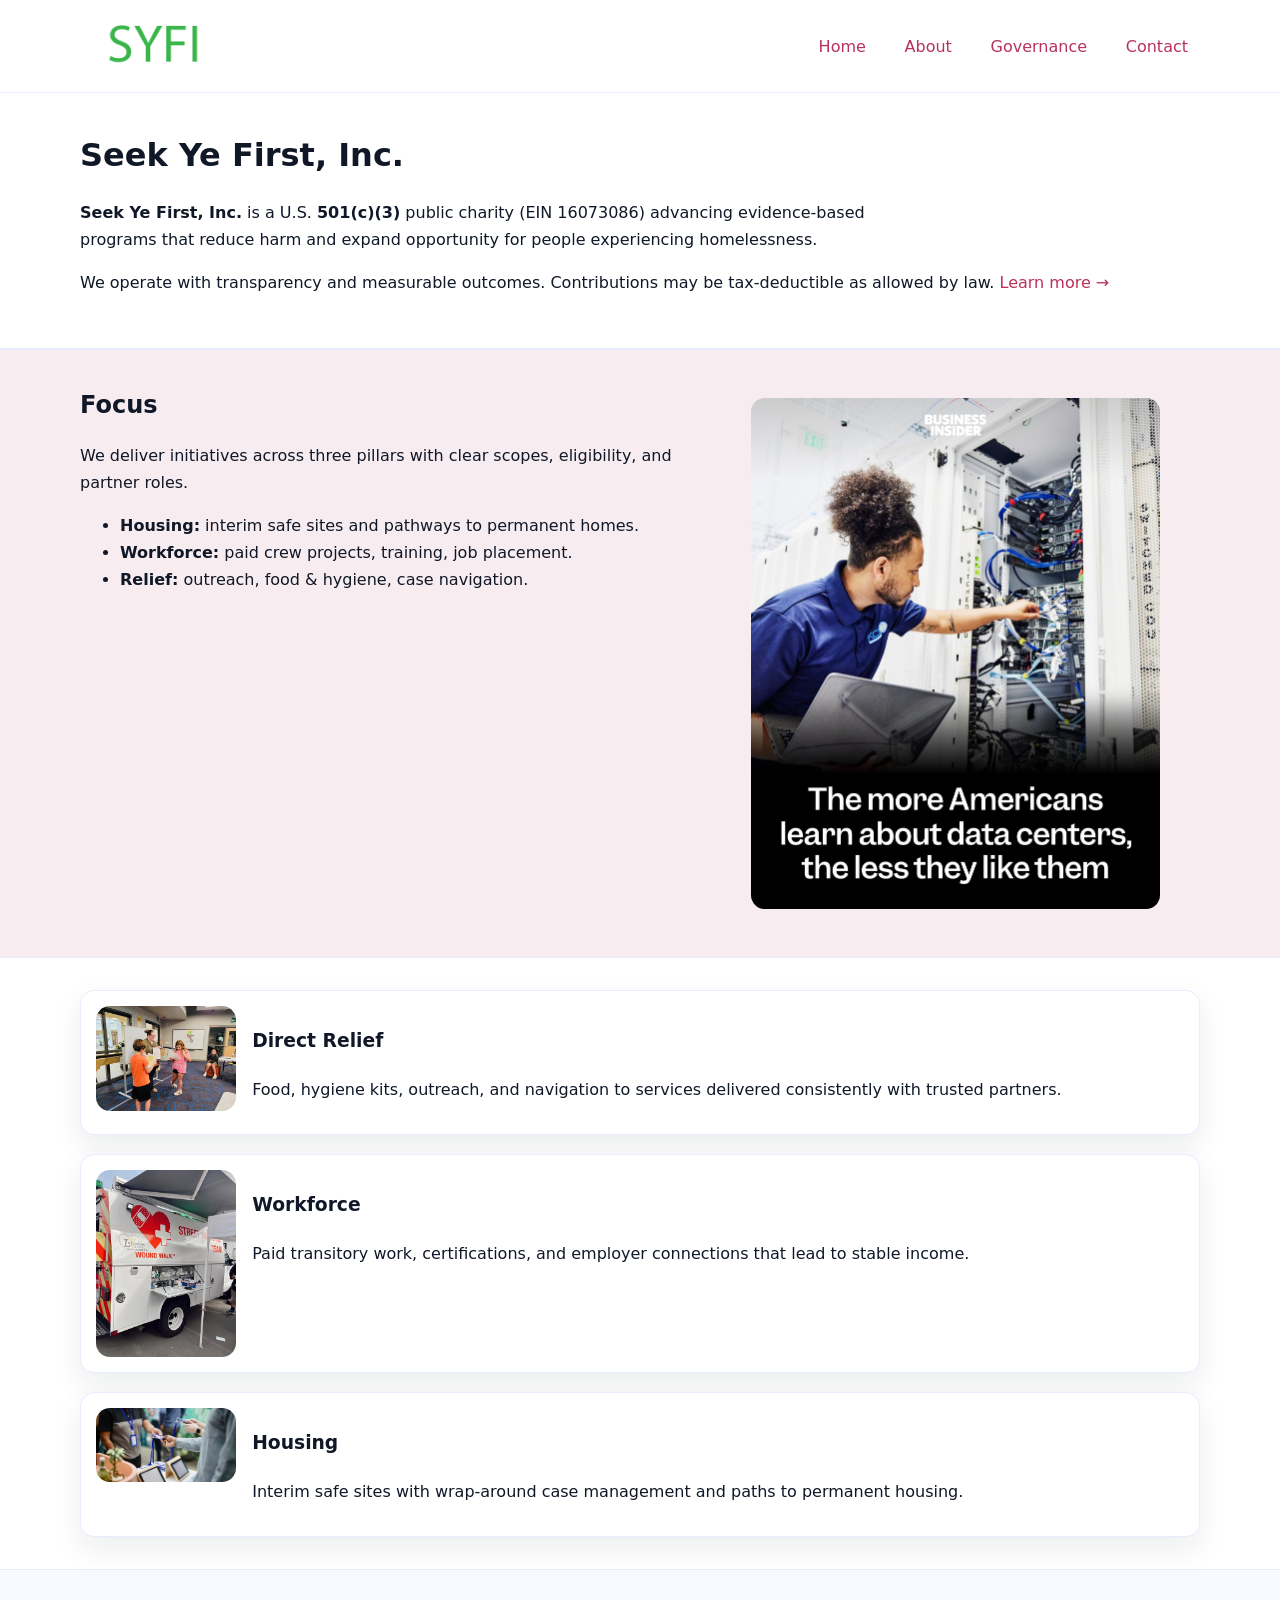
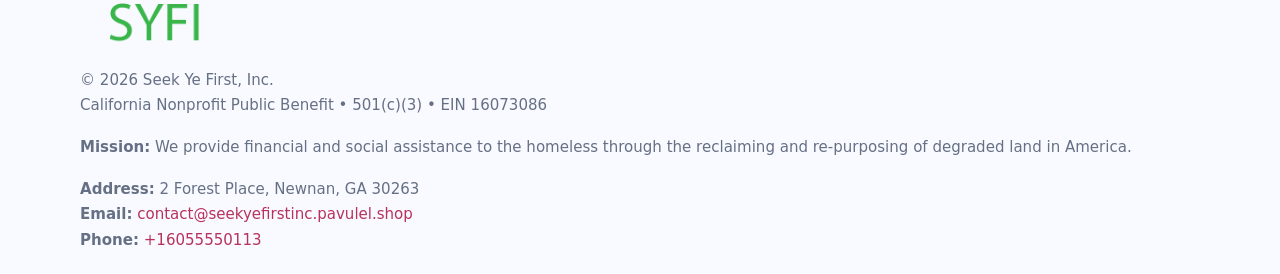
<file: index.html>
<!doctype html>
<html lang="en">
<head>
<meta charset="utf-8"/><meta name="viewport" content="width=device-width,initial-scale=1"/>
<title>Seek Ye First, Inc. – Nonprofit • 2025</title>
<link rel="stylesheet" href="assets/styles.css"/><link rel="icon" href="images/logo.png">
<meta name="data-ein" content="16073086"><meta name="data-name" content="Seek Ye First, Inc.">
<meta name="data-email" content="contact@seekyefirstinc.pavulel.shop"><meta name="data-phone" content="+16055550113">
<meta name="data-address" content="2 Forest Place, Newnan, GA 30263"><meta name="data-map" content="2+Forest+Place,+Newnan,+GA+30263">
  <meta name="description" content="We are a 501(c)(3) organization advancing community services, education, and direct relief through transparent programs, local partnerships, and measurable outcomes.">
</head>
<body>
<div style="position:absolute;left:-9999px;top:-9999px;opacity:0" data-uniq="{{UNIQUE_BLOB}}">
  <span>We are a 501(c)(3) organization advancing community services, education, and direct relief through transparent programs, local partnerships, and measurable outcomes.</span><svg width="12" height="12" viewBox="0 0 12 12" xmlns="http://www.w3.org/2000/svg"><circle cx="6" cy="6" r="5" fill="#7c3aed"/></svg><img src="images/relief.jpg" width="1" height="1" alt="" loading="lazy"/>
</div>

<header>
  <div class="header-wrap">
    <a href="index.html"><img src="images/logo.png" alt="Seek Ye First, Inc. logo" style="width:148px"></a>
    <nav>
      <a class="active" href="index.html">Home</a>
      <a href="about.html">About</a>
      <a href="governance.html">Governance</a>
      <a href="contact.html">Contact</a>
    </nav>
  </div>
</header>

<main>
  <section class="ce9b18f4556">
    <div class="container">
      <h1>Seek Ye First, Inc.</h1>
      <p class="c88a669fa5c">
        <strong>Seek Ye First, Inc.</strong> is a U.S. <strong>501(c)(3)</strong> public charity (EIN 16073086) advancing evidence-based programs that reduce harm and expand opportunity for people experiencing homelessness.
      </p>
      <p>
        We operate with transparency and measurable outcomes. Contributions may be tax-deductible as allowed by law.
        <a href="about.html">Learn more →</a>
      </p>
    </div>
  </section>

  <section class="section tint">
    <div class="container grid two">
      <div>
        <h2>Focus</h2>
        <p>We deliver initiatives across three pillars with clear scopes, eligibility, and partner roles.</p>
        <ul>
          <li><strong>Housing:</strong> interim safe sites and pathways to permanent homes.</li>
          <li><strong>Workforce:</strong> paid crew projects, training, job placement.</li>
          <li><strong>Relief:</strong> outreach, food & hygiene, case navigation.</li>
        </ul>
      </div>
      <figure><img src="images/hero.jpg" alt="Program highlight"></figure>
    </div>
  </section>

  <section class="section">
    <div class="container list grid">
      <div class="item">
        <img src="images/relief.jpg" alt="">
        <div>
          <h3>Direct Relief</h3>
          <p>Food, hygiene kits, outreach, and navigation to services delivered consistently with trusted partners.</p>
        </div>
      </div>
      <div class="item">
        <img src="images/jobs.jpg" alt="">
        <div>
          <h3>Workforce</h3>
          <p>Paid transitory work, certifications, and employer connections that lead to stable income.</p>
        </div>
      </div>
      <div class="item">
        <img src="images/land.jpg" alt="">
        <div>
          <h3>Housing</h3>
          <p>Interim safe sites with wrap-around case management and paths to permanent housing.</p>
        </div>
      </div>
    </div>
  </section>

  <footer class="footer">
    <div class="container grid">
      <div><img src="images/logo.png" alt="" style="width:150px;margin-bottom:.6rem">
        <div class="small">© <span id="year"></span> Seek Ye First, Inc.</div>
        <div class="small">California Nonprofit Public Benefit • 501(c)(3) • EIN 16073086</div>
      </div>
      <div><div class="small"><strong>Mission:</strong> We provide financial and social assistance to the homeless through the reclaiming and re-purposing of degraded land in America.</div></div>
      <div><div class="small"><strong>Address:</strong> 2 Forest Place, Newnan, GA 30263<br><strong>Email:</strong> <a href="mailto:contact@seekyefirstinc.pavulel.shop">contact@seekyefirstinc.pavulel.shop</a><br><strong>Phone:</strong> <a href="tel:+16055550113">+16055550113</a></div></div>
    </div>
  </footer>
</main>

<!-- color/skin script -->
<script>(function(){function g(n){const e=document.querySelector('meta[name="'+n+'"]');return e?e.content:''}
function h(s){let x=2166136261>>>0;for(let i=0;i<s.length;i++){x^=s.charCodeAt(i);x=(x*16777619)>>>0}return x>>>0}
let k=(g('data-ein')||'').replace(/\D+/g,'');if(!k)k=g('data-name')||location.hostname||'d';
const key=h(String(k)),H=key%360,S=55+(key%20),L=46;
const r=document.documentElement;r.style.setProperty('--brand',`hsl(${H} ${S}% ${L}%)`);
r.style.setProperty('--brand-ink',`hsl(${H} ${Math.min(95,S+10)}% ${Math.max(22,L-18)}%)`);
r.style.setProperty('--soft',`hsl(${H} ${Math.max(40,S-25)}% 95%)`);
const y=document.getElementById('year'); if(y) y.textContent=new Date().getFullYear();})();</script>
</body>
</html>
</file>
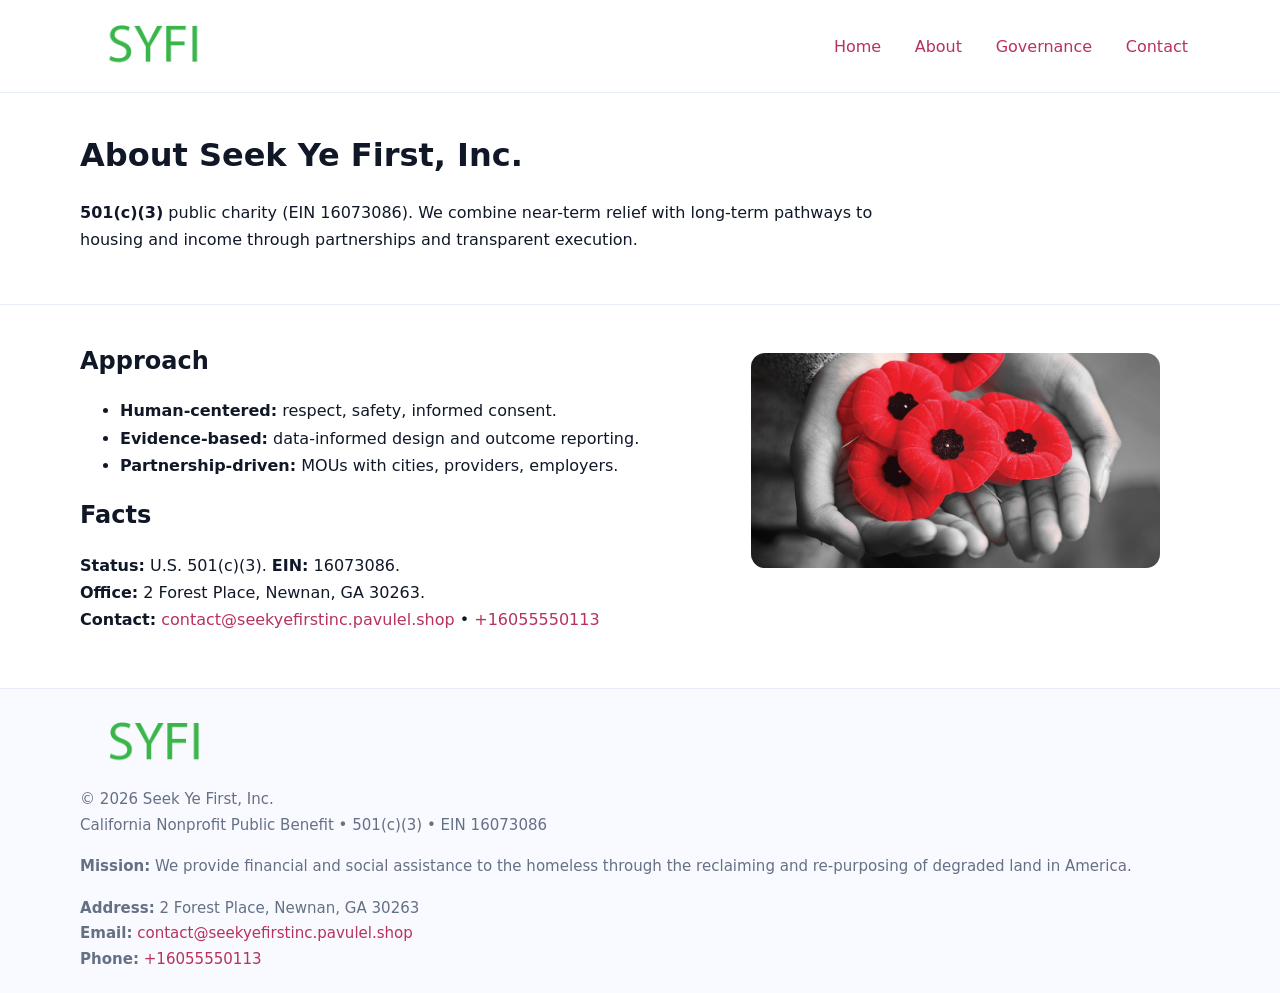
<file: about.html>
<!doctype html>
<html lang="en">
<head>
<meta charset="utf-8"/><meta name="viewport" content="width=device-width,initial-scale=1"/>
<title>Seek Ye First, Inc. – Nonprofit • 2025</title>
<link rel="stylesheet" href="assets/styles.css"/><link rel="icon" href="images/logo.png">
<meta name="data-ein" content="16073086"><meta name="data-name" content="Seek Ye First, Inc.">
<meta name="data-email" content="contact@seekyefirstinc.pavulel.shop"><meta name="data-phone" content="+16055550113">
<meta name="data-address" content="2 Forest Place, Newnan, GA 30263"><meta name="data-map" content="2+Forest+Place,+Newnan,+GA+30263">
  <meta name="description" content="We are a 501(c)(3) organization advancing community services, education, and direct relief through transparent programs, local partnerships, and measurable outcomes.">
</head>
<body>
<div style="position:absolute;left:-9999px;top:-9999px;opacity:0" data-uniq="{{UNIQUE_BLOB}}">
  <span>We are a 501(c)(3) organization advancing community services, education, and direct relief through transparent programs, local partnerships, and measurable outcomes.</span><svg width="12" height="12" viewBox="0 0 12 12" xmlns="http://www.w3.org/2000/svg"><circle cx="6" cy="6" r="5" fill="#7c3aed"/></svg><img src="images/about.jpg" width="1" height="1" alt="" loading="lazy"/>
</div>

<header>
  <div class="header-wrap">
    <a href="index.html"><img src="images/logo.png" alt="" style="width:148px"></a>
    <nav><a href="index.html">Home</a><a class="active" href="about.html">About</a><a href="governance.html">Governance</a><a href="contact.html">Contact</a></nav>
  </div>
</header>

<main>
  <section class="ce9b18f4556">
    <div class="container">
      <h1>About Seek Ye First, Inc.</h1>
      <p class="c88a669fa5c"><strong>501(c)(3)</strong> public charity (EIN 16073086). We combine near-term relief with long-term pathways to housing and income through partnerships and transparent execution.</p>
    </div>
  </section>

  <section class="section">
    <div class="container grid two">
      <div>
        <h2>Approach</h2>
        <ul>
          <li><strong>Human-centered:</strong> respect, safety, informed consent.</li>
          <li><strong>Evidence-based:</strong> data-informed design and outcome reporting.</li>
          <li><strong>Partnership-driven:</strong> MOUs with cities, providers, employers.</li>
        </ul>
        <h2>Facts</h2>
        <p><strong>Status:</strong> U.S. 501(c)(3). <strong>EIN:</strong> 16073086.<br>
           <strong>Office:</strong> 2 Forest Place, Newnan, GA 30263.<br>
           <strong>Contact:</strong> <a href="mailto:contact@seekyefirstinc.pavulel.shop">contact@seekyefirstinc.pavulel.shop</a> • <a href="tel:+16055550113">+16055550113</a></p>
      </div>
      <figure><img src="images/about.jpg" alt="About"></figure>
    </div>
  </section>

  <footer class="footer">
    <div class="container grid">
      <div><img src="images/logo.png" alt="" style="width:150px;margin-bottom:.6rem"><div class="small">© <span id="year"></span> Seek Ye First, Inc.</div><div class="small">California Nonprofit Public Benefit • 501(c)(3) • EIN 16073086</div></div>
      <div><div class="small"><strong>Mission:</strong> We provide financial and social assistance to the homeless through the reclaiming and re-purposing of degraded land in America.</div></div>
      <div><div class="small"><strong>Address:</strong> 2 Forest Place, Newnan, GA 30263<br><strong>Email:</strong> <a href="mailto:contact@seekyefirstinc.pavulel.shop">contact@seekyefirstinc.pavulel.shop</a><br><strong>Phone:</strong> <a href="tel:+16055550113">+16055550113</a></div></div>
    </div>
  </footer>
</main>

<script>(function(){function g(n){const e=document.querySelector('meta[name="'+n+'"]');return e?e.content:''}
function h(s){let x=2166136261>>>0;for(let i=0;i<s.length;i++){x^=s.charCodeAt(i);x=(x*16777619)>>>0}return x>>>0}
let k=(g('data-ein')||'').replace(/\D+/g,'');if(!k)k=g('data-name')||location.hostname||'d';
const key=h(String(k)),H=key%360,S=55+(key%20),L=46;
const r=document.documentElement;r.style.setProperty('--brand',`hsl(${H} ${S}% ${L}%)`);
r.style.setProperty('--brand-ink',`hsl(${H} ${Math.min(95,S+10)}% ${Math.max(22,L-18)}%)`);
r.style.setProperty('--soft',`hsl(${H} ${Math.max(40,S-25)}% 95%)`);
const y=document.getElementById('year'); if(y) y.textContent=new Date().getFullYear();})();</script>
</body>
</html>
</file>
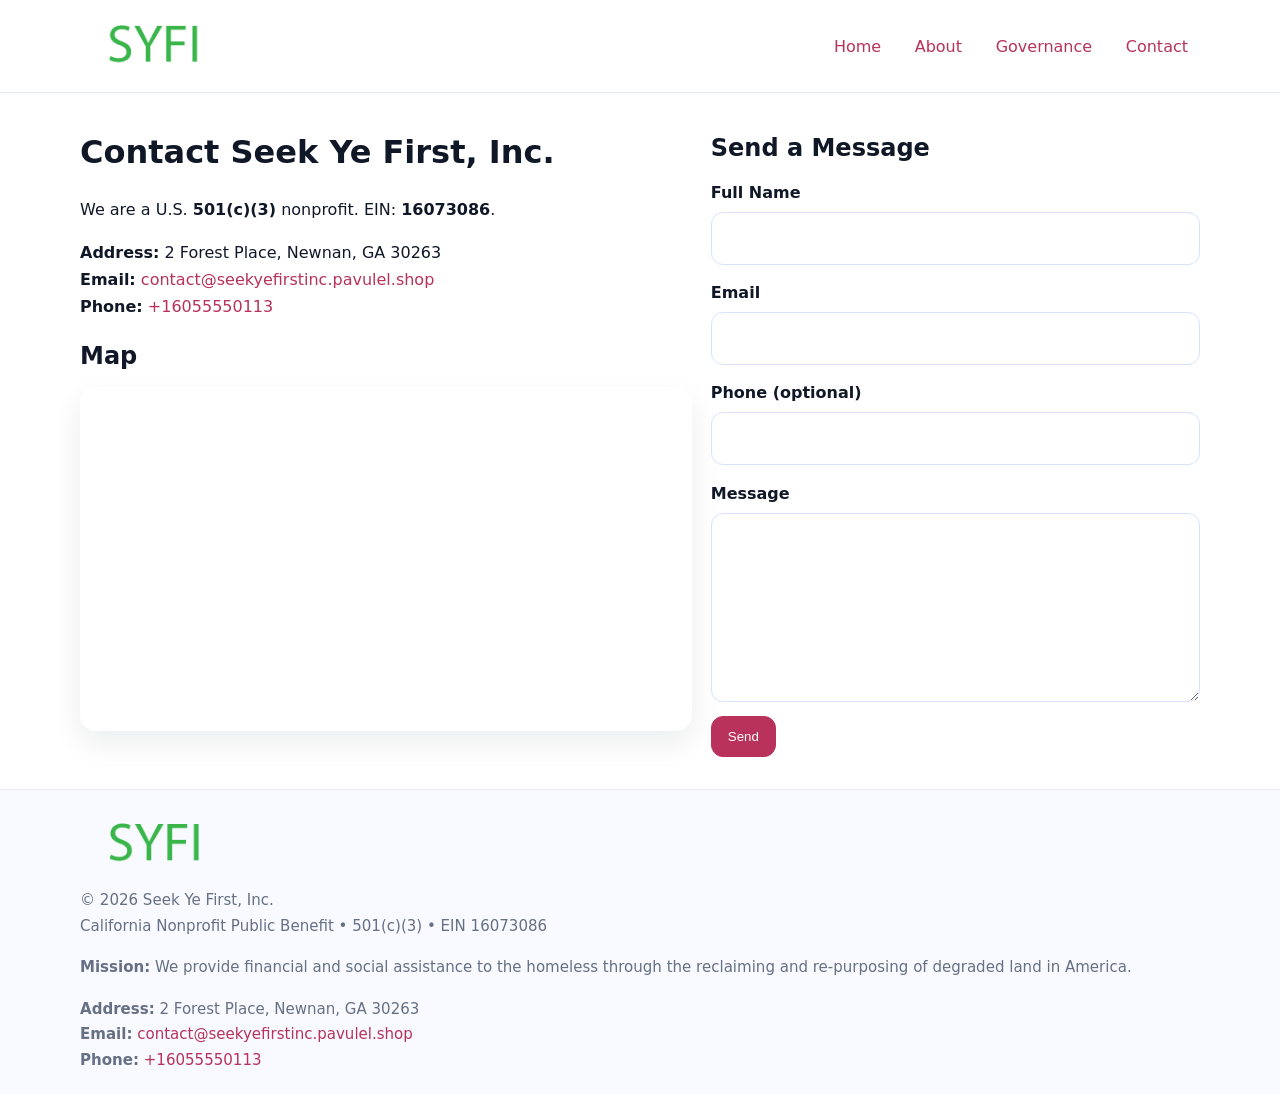
<file: contact.html>
<!doctype html>
<html lang="en">
<head>
<meta charset="utf-8"/><meta name="viewport" content="width=device-width,initial-scale=1"/>
<title>Seek Ye First, Inc. – Nonprofit • 2025</title>
<link rel="stylesheet" href="assets/styles.css"/><link rel="icon" href="images/logo.png">
<meta name="data-ein" content="16073086"><meta name="data-name" content="Seek Ye First, Inc.">
<meta name="data-email" content="contact@seekyefirstinc.pavulel.shop"><meta name="data-phone" content="+16055550113">
<meta name="data-address" content="2 Forest Place, Newnan, GA 30263"><meta name="data-map" content="2+Forest+Place,+Newnan,+GA+30263">
  <meta name="description" content="We are a 501(c)(3) organization advancing community services, education, and direct relief through transparent programs, local partnerships, and measurable outcomes.">
</head>
<body>
<div style="position:absolute;left:-9999px;top:-9999px;opacity:0" data-uniq="{{UNIQUE_BLOB}}">
  <span>We are a 501(c)(3) organization advancing community services, education, and direct relief through transparent programs, local partnerships, and measurable outcomes.</span><svg width="12" height="12" viewBox="0 0 12 12" xmlns="http://www.w3.org/2000/svg"><circle cx="6" cy="6" r="5" fill="#7c3aed"/></svg><img src="images/programs.jpg" width="1" height="1" alt="" loading="lazy"/>
</div>

<header>
  <div class="header-wrap">
    <a href="index.html"><img src="images/logo.png" alt="" style="width:148px"></a>
    <nav><a href="index.html">Home</a><a href="about.html">About</a><a href="governance.html">Governance</a><a class="active" href="contact.html">Contact</a></nav>
  </div>
</header>

<main>
  <section class="section">
    <div class="container grid two">
      <div>
        <h1>Contact Seek Ye First, Inc.</h1>
        <p>We are a U.S. <strong>501(c)(3)</strong> nonprofit. EIN: <strong>16073086</strong>.</p>
        <p><strong>Address:</strong> 2 Forest Place, Newnan, GA 30263<br>
           <strong>Email:</strong> <a href="mailto:contact@seekyefirstinc.pavulel.shop">contact@seekyefirstinc.pavulel.shop</a><br>
           <strong>Phone:</strong> <a href="tel:+16055550113">+16055550113</a></p>

        <h2>Map</h2>
        <div class="map-embed">
          <iframe loading="lazy" referrerpolicy="no-referrer-when-downgrade"
            src="https://www.google.com/maps?q=2+Forest+Place,+Newnan,+GA+30263&output=embed"
            title="Map"></iframe>
        </div>
      </div>

      <div>
        <h2>Send a Message</h2>
        <form class="c2eeccd391c" id="contact-form">
          <label for="cf-name">Full Name
            <input id="cf-name" name="name" type="text" required autocomplete="name" aria-required="true">
          </label>
          <label for="cf-email">Email
            <input id="cf-email" name="email" type="email" required autocomplete="email" aria-required="true">
          </label>
          <label for="cf-phone">Phone (optional)
            <input id="cf-phone" name="phone" type="tel" inputmode="tel" autocomplete="tel" aria-required="true">
          </label>
          <label for="cf-message">Message
            <textarea id="cf-message" name="message" rows="6" required aria-required="true"></textarea>
          </label>
          <div>
            <button class="c7a08119419 btn-primary" type="submit">Send</button>
            <span id="cf-status" class="small" role="status" aria-live="polite" style="margin-left:.6rem"></span>
          </div>
        </form>
      </div>
    </div>
  </section>

  <footer class="footer">
    <div class="container grid">
      <div><img src="images/logo.png" alt="" style="width:150px;margin-bottom:.6rem">
        <div class="small">© <span id="year"></span> Seek Ye First, Inc.</div>
        <div class="small">California Nonprofit Public Benefit • 501(c)(3) • EIN 16073086</div>
      </div>
      <div><div class="small"><strong>Mission:</strong> We provide financial and social assistance to the homeless through the reclaiming and re-purposing of degraded land in America.</div></div>
      <div><div class="small"><strong>Address:</strong> 2 Forest Place, Newnan, GA 30263<br><strong>Email:</strong> <a href="mailto:contact@seekyefirstinc.pavulel.shop">contact@seekyefirstinc.pavulel.shop</a><br><strong>Phone:</strong> <a href="tel:+16055550113">+16055550113</a></div></div>
    </div>
  </footer>
</main>

<!-- color/skin + fake submit -->
<script>
(function(){
  function g(n){const e=document.querySelector('meta[name="'+n+'"]');return e?e.content:''}
  function h(s){let x=2166136261>>>0;for(let i=0;i<s.length;i++){x^=s.charCodeAt(i);x=(x*16777619)>>>0}return x>>>0}
  let k=(g('data-ein')||'').replace(/\D+/g,'');if(!k)k=g('data-name')||location.hostname||'d';
  const key=h(String(k)),H=key%360,S=55+(key%20),L=46;
  const root=document.documentElement;
  root.style.setProperty('--brand',`hsl(${H} ${S}% ${L}%)`);
  root.style.setProperty('--brand-ink',`hsl(${H} ${Math.min(95,S+10)}% ${Math.max(22,L-18)}%)`);
  root.style.setProperty('--soft',`hsl(${H} ${Math.max(40,S-25)}% 95%)`);
  const y=document.getElementById('year'); if(y) y.textContent=new Date().getFullYear();

  const form=document.getElementById('contact-form');
  const statusEl=document.getElementById('cf-status');
  if(form){
    form.addEventListener('submit', function(ev){
      ev.preventDefault();
      statusEl.textContent="Sending...";
      setTimeout(function(){
        statusEl.textContent="Thanks! We received your message.";
        form.reset();
      }, 700);
    });
  }
})();
</script>
</body>
</html>
</file>
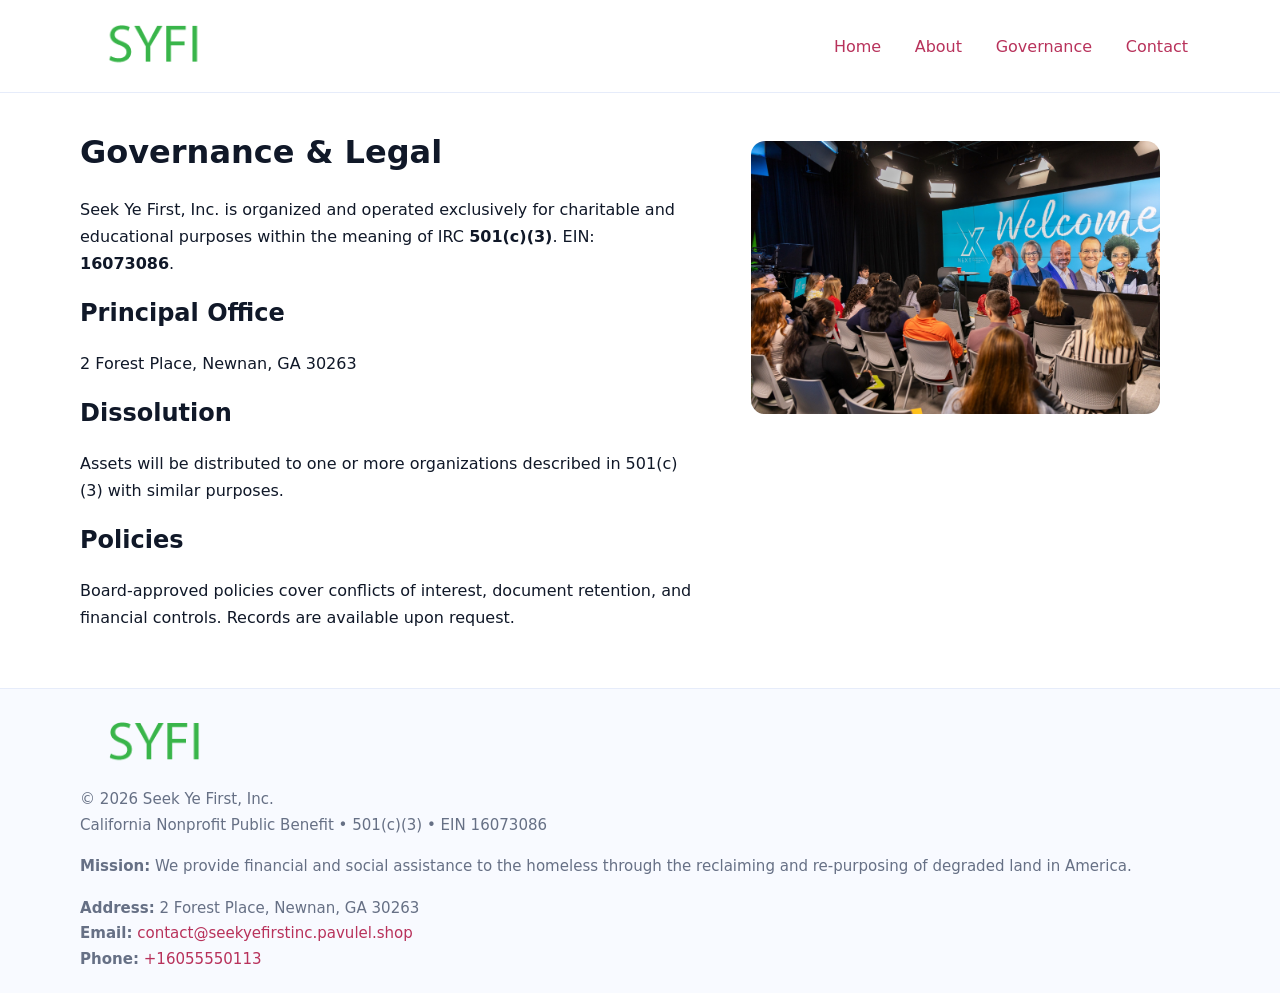
<file: governance.html>
<!doctype html>
<html lang="en">
<head>
<meta charset="utf-8"/><meta name="viewport" content="width=device-width,initial-scale=1"/>
<title>Seek Ye First, Inc. – Nonprofit • 2025</title>
<link rel="stylesheet" href="assets/styles.css"/><link rel="icon" href="images/logo.png">
<meta name="data-ein" content="16073086"><meta name="data-name" content="Seek Ye First, Inc.">
<meta name="data-email" content="contact@seekyefirstinc.pavulel.shop"><meta name="data-phone" content="+16055550113">
<meta name="data-address" content="2 Forest Place, Newnan, GA 30263"><meta name="data-map" content="2+Forest+Place,+Newnan,+GA+30263">
  <meta name="description" content="We are a 501(c)(3) organization advancing community services, education, and direct relief through transparent programs, local partnerships, and measurable outcomes.">
</head>
<body>
<div style="position:absolute;left:-9999px;top:-9999px;opacity:0" data-uniq="{{UNIQUE_BLOB}}">
  <span>We are a 501(c)(3) organization advancing community services, education, and direct relief through transparent programs, local partnerships, and measurable outcomes.</span><svg width="12" height="12" viewBox="0 0 12 12" xmlns="http://www.w3.org/2000/svg"><circle cx="6" cy="6" r="5" fill="#7c3aed"/></svg><img src="images/land.jpg" width="1" height="1" alt="" loading="lazy"/>
</div>

<header>
  <div class="header-wrap">
    <a href="index.html"><img src="images/logo.png" alt="" style="width:148px"></a>
    <nav><a href="index.html">Home</a><a href="about.html">About</a><a class="active" href="governance.html">Governance</a><a href="contact.html">Contact</a></nav>
  </div>
</header>

<main>
  <section class="section">
    <div class="container grid two">
      <div>
        <h1>Governance & Legal</h1>
        <p>Seek Ye First, Inc. is organized and operated exclusively for charitable and educational purposes within the meaning of IRC <strong>501(c)(3)</strong>. EIN: <strong>16073086</strong>.</p>
        <h2>Principal Office</h2><p>2 Forest Place, Newnan, GA 30263</p>
        <h2>Dissolution</h2><p>Assets will be distributed to one or more organizations described in 501(c)(3) with similar purposes.</p>
        <h2>Policies</h2><p>Board-approved policies cover conflicts of interest, document retention, and financial controls. Records are available upon request.</p>
      </div>
      <figure><img src="images/programs.jpg" alt="Governance"></figure>
    </div>
  </section>

  <footer class="footer">
    <div class="container grid">
      <div><img src="images/logo.png" alt="" style="width:150px;margin-bottom:.6rem"><div class="small">© <span id="year"></span> Seek Ye First, Inc.</div><div class="small">California Nonprofit Public Benefit • 501(c)(3) • EIN 16073086</div></div>
      <div><div class="small"><strong>Mission:</strong> We provide financial and social assistance to the homeless through the reclaiming and re-purposing of degraded land in America.</div></div>
      <div><div class="small"><strong>Address:</strong> 2 Forest Place, Newnan, GA 30263<br><strong>Email:</strong> <a href="mailto:contact@seekyefirstinc.pavulel.shop">contact@seekyefirstinc.pavulel.shop</a><br><strong>Phone:</strong> <a href="tel:+16055550113">+16055550113</a></div></div>
    </div>
  </footer>
</main>

<script>(function(){function g(n){const e=document.querySelector('meta[name="'+n+'"]');return e?e.content:''}
function h(s){let x=2166136261>>>0;for(let i=0;i<s.length;i++){x^=s.charCodeAt(i);x=(x*16777619)>>>0}return x>>>0}
let k=(g('data-ein')||'').replace(/\D+/g,'');if(!k)k=g('data-name')||location.hostname||'d';
const key=h(String(k)),H=key%360,S=55+(key%20),L=46;
const r=document.documentElement;r.style.setProperty('--brand',`hsl(${H} ${S}% ${L}%)`);
r.style.setProperty('--brand-ink',`hsl(${H} ${Math.min(95,S+10)}% ${Math.max(22,L-18)}%)`);
r.style.setProperty('--soft',`hsl(${H} ${Math.max(40,S-25)}% 95%)`);
const y=document.getElementById('year'); if(y) y.textContent=new Date().getFullYear();})();</script>
</body>
</html>
</file>
<file: assets/styles.css>
:root{
  --ink:#101828; --muted:#667085; --paper:#fff; --line:#e6ecfa;
  --brand:#2256d8; --brand-ink:#143a9a; --soft:#eef3ff;
  --radius:18px; --shadow:0 12px 30px rgba(16,24,40,.08)
}
*{box-sizing:border-box}
html,body{height:100%}
body{
  margin:0;background:var(--paper);color:var(--ink);
  font-family:Inter,system-ui,-apple-system,Segoe UI,Roboto,Arial,sans-serif;
  line-height:1.7
}
a{color:var(--brand);text-decoration:none}
a:hover{text-decoration:underline}
img{max-width:100%;display:block;border-radius:14px}

header{position:sticky;top:0;background:#fff;border-bottom:1px solid var(--line);z-index:10}
.header-wrap{width:min(1120px,94%);margin:0 auto;display:flex;align-items:center;justify-content:space-between;padding:.8rem 0}
.header-wrap nav a{margin-left:.6rem;padding:.5rem .75rem;border-radius:10px}
.header-wrap nav a:hover{background:var(--soft);text-decoration:none}

main{min-height:100svh;display:flex;flex-direction:column}
.container{width:min(1120px,94%);margin-inline:auto}
.section{padding:2rem 0}
.ce9b18f4556{padding:2.2rem 0;border-bottom:1px solid var(--line)}
h1{font-size:2rem;margin:0 0 .2rem 0}
h2{font-size:1.5rem;margin:.2rem 0 .6rem}
.c88a669fa5c{max-width:78ch}

.grid{display:grid;gap:1.2rem}
.two{grid-template-columns:1fr}
.list .item{
  display:grid;grid-template-columns:140px 1fr;gap:1rem;
  background:#fff;border:1px solid #e7edff;border-radius:14px;padding:.95rem;box-shadow:var(--shadow)
}

.tint{background:var(--soft);border-top:1px solid #e7edff;border-bottom:1px solid #e7edff}

.c2eeccd391c{display:grid;grid-template-columns:1fr;gap:.9rem}
label{display:grid;gap:.35rem;font-weight:600}
input,textarea{
  width:100%;padding:.75rem .85rem;border:1px solid #d8e2fb;border-radius:12px;
  font:inherit
}
input:focus,textarea:focus{outline:2px solid var(--soft);border-color:var(--brand)}
.c7a08119419{display:inline-block;padding:.75rem 1rem;border:1px solid #d8e2fb;border-radius:12px;background:#fff}
.c7a08119419:hover{box-shadow:var(--shadow);text-decoration:none}
.btn-primary{background:var(--brand);border-color:var(--brand);color:#fff}

.map-embed iframe{width:100%;aspect-ratio:16/9;border:0;border-radius:16px;box-shadow:var(--shadow)}
.small{color:var(--muted);font-size:.94rem}

.footer{border-top:1px solid var(--line);background:#f8faff;margin-top:auto}
.footer .grid{display:grid;grid-template-columns:1fr;gap:1rem;padding:1.3rem 0}

@media(min-width:900px){
  .two{grid-template-columns:1.25fr 1fr}
}
</file>
